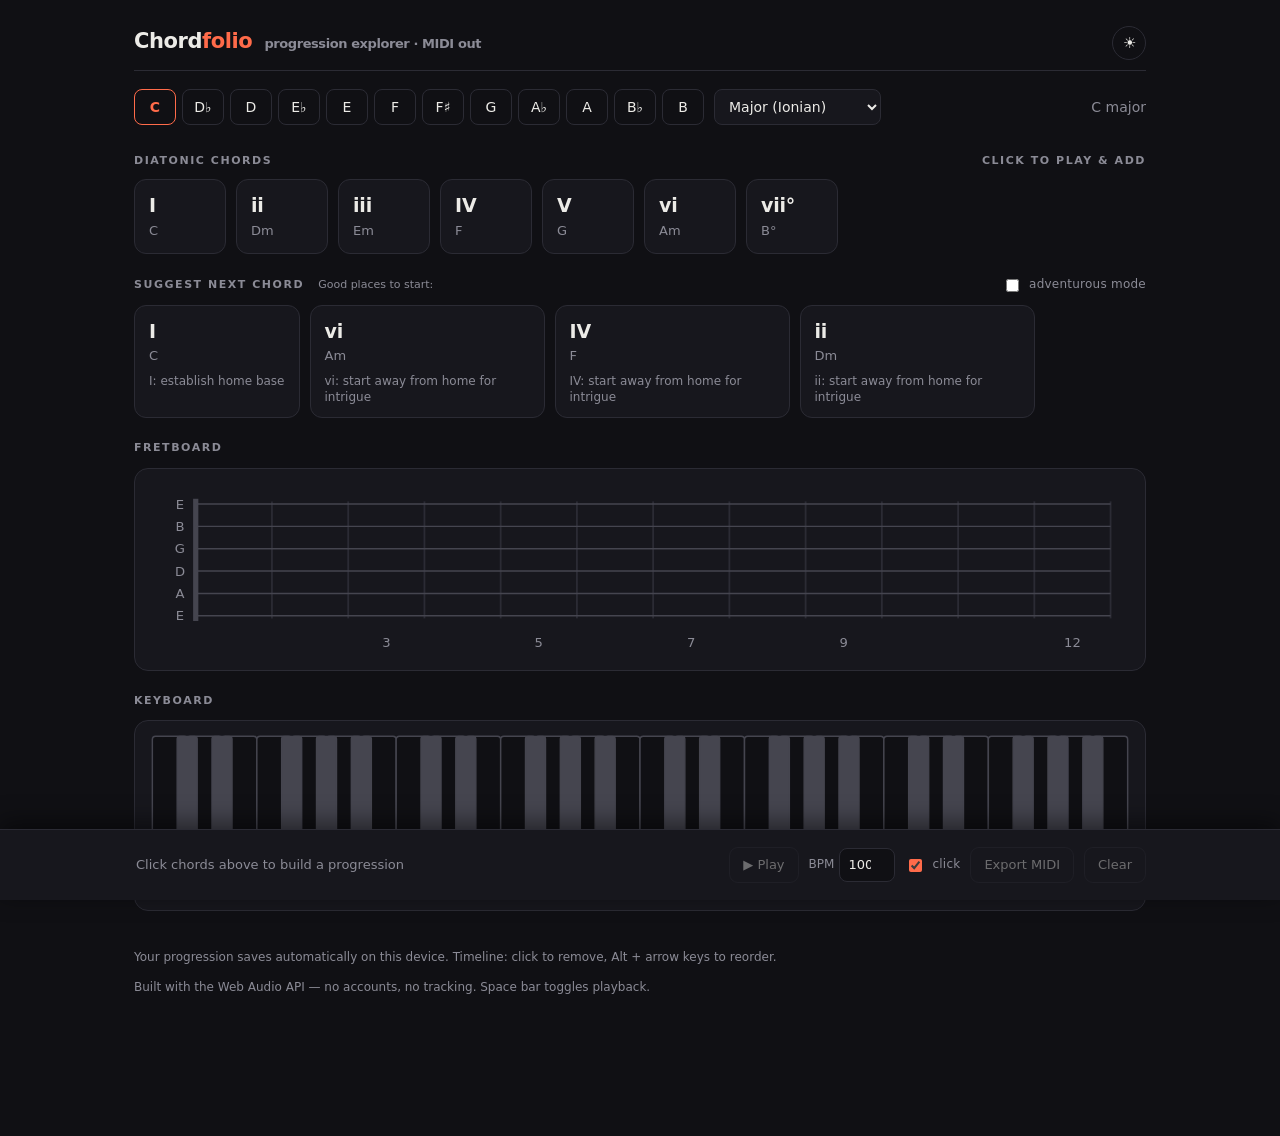
<file: index.html>
<!DOCTYPE html>
<html lang="en" data-theme="dark">
<head>
  <meta charset="UTF-8">
  <meta name="viewport" content="width=device-width, initial-scale=1.0">
  <title>Chordfolio — chord progression explorer</title>
  <meta name="description" content="Explore keys, build chord progressions, hear them looped, and export MIDI straight into your DAW. No signup.">
  <link rel="stylesheet" href="css/style.css">
</head>
<body>
  <div class="wrap">
    <header>
      <div>
        <h1>Chord<span class="accent">folio</span><span class="tagline">progression explorer · MIDI out</span></h1>
      </div>
      <button id="btn-theme" title="Toggle light/dark" aria-label="Toggle light and dark theme">☀</button>
    </header>

    <section class="key-bar" aria-label="Key selector">
      <div class="tonic-row" id="tonics"></div>
      <select id="mode-select" aria-label="Mode"></select>
      <span id="key-name"></span>
    </section>

    <div class="section-title">Diatonic chords <span class="spacer"></span> click to play &amp; add</div>
    <section class="card-row" id="chords" aria-label="Diatonic chords"></section>

    <div class="section-title">
      Suggest next chord
      <span id="suggest-hint"></span>
      <span class="spacer"></span>
      <label class="toggle"><input type="checkbox" id="adventurous"> adventurous mode</label>
    </div>
    <section class="card-row" id="suggestions" aria-label="Suggested next chords"></section>

    <div class="section-title">Fretboard</div>
    <div class="instrument" id="fretboard"></div>

    <div class="section-title">Keyboard</div>
    <div class="instrument" id="piano"></div>

    <footer class="credits">
      <p id="status" role="status">Your progression saves automatically on this device. Timeline: click to remove, Alt + arrow keys to reorder.</p>
      Built with the Web Audio API — no accounts, no tracking. Space bar toggles playback.
    </footer>
  </div>

  <div class="timeline-bar">
    <div class="timeline-inner">
      <div id="timeline" aria-label="Progression timeline"></div>
      <div class="transport">
        <button id="btn-play" disabled>▶ Play</button>
        <label class="bpm-field">BPM <input type="number" id="bpm" min="40" max="220" step="1"></label>
        <label class="toggle"><input type="checkbox" id="metronome"> click</label>
        <button id="btn-export" disabled>Export MIDI</button>
        <button id="btn-clear" disabled>Clear</button>
      </div>
    </div>
  </div>

  <script src="js/theory.js"></script>
  <script src="js/audio.js"></script>
  <script src="js/suggest.js"></script>
  <script src="js/midi.js"></script>
  <script src="js/piano.js"></script>
  <script src="js/fretboard.js"></script>
  <script src="js/app.js"></script>
</body>
</html>
</file>
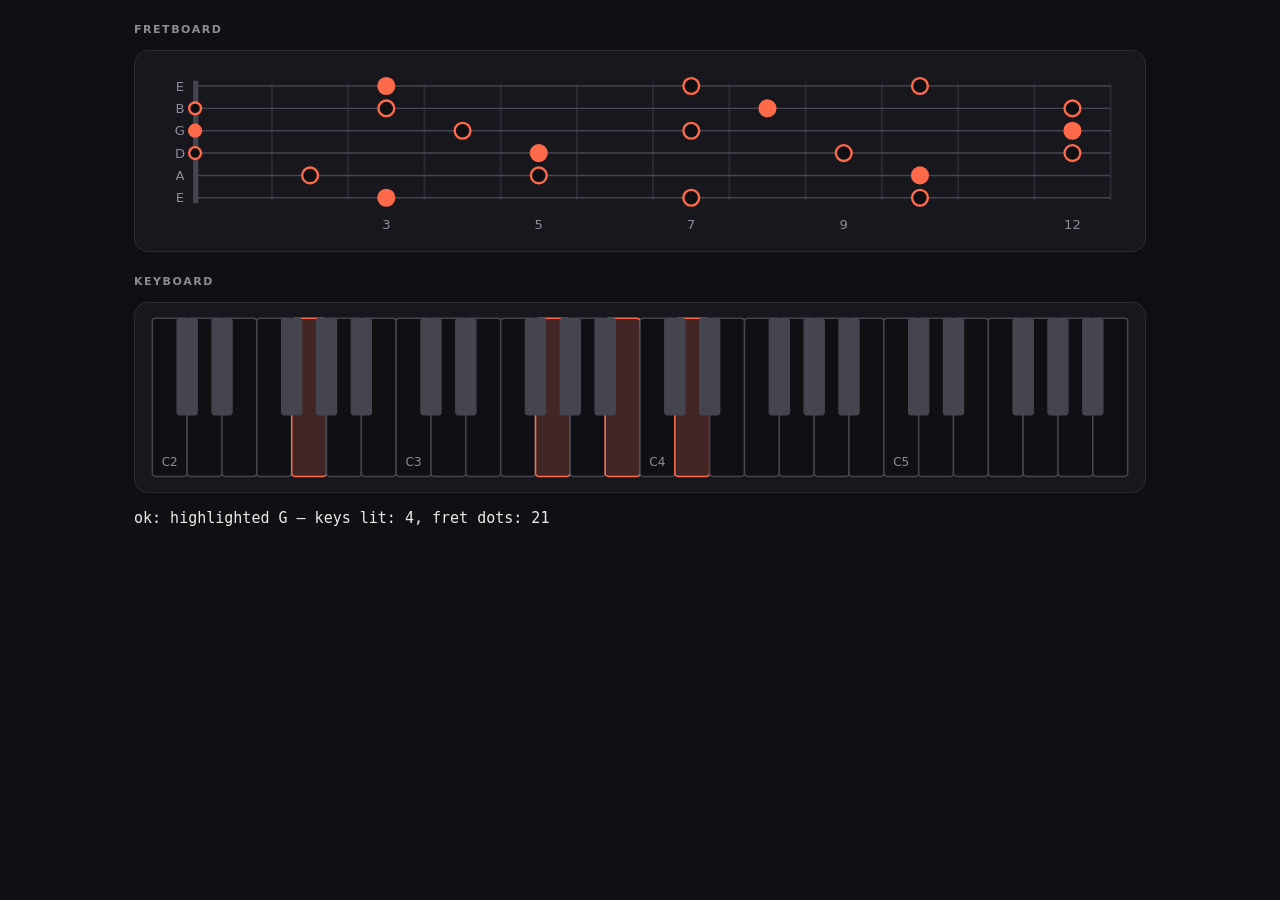
<file: test/instruments.html>
<!DOCTYPE html>
<html lang="en" data-theme="dark">
<head>
  <meta charset="UTF-8">
  <title>instrument render test</title>
  <link rel="stylesheet" href="../css/style.css">
  <style>body { padding-bottom: 0; }</style>
</head>
<body>
  <div class="wrap">
    <div class="section-title">Fretboard</div>
    <div class="instrument" id="fretboard"></div>
    <div class="section-title">Keyboard</div>
    <div class="instrument" id="piano"></div>
    <pre id="status">pending</pre>
  </div>
  <script src="../js/theory.js"></script>
  <script src="../js/piano.js"></script>
  <script src="../js/fretboard.js"></script>
  <script>
    try {
      const p = Piano.create(document.getElementById('piano'), () => {});
      const f = Fretboard.create(document.getElementById('fretboard'));
      const key = Theory.getKey(0, 'major');
      const chord = Theory.diatonicChords(key)[4]; // G major
      p.pulse(chord.midi);
      f.pulse(chord.pcs, chord.rootPc);
      document.getElementById('status').textContent =
        'ok: highlighted ' + chord.symbol + ' — keys lit: ' +
        document.querySelectorAll('.pk-white.lit, .pk-black.lit').length +
        ', fret dots: ' +
        Array.from(document.querySelectorAll('.fb-dot')).filter(d => d.style.display !== 'none').length;
    } catch (e) {
      document.getElementById('status').textContent = 'ERROR: ' + e.message;
    }
  </script>
</body>
</html>
</file>
<file: css/style.css>
/* Chordfolio — editorial line-art UI. One accent color; dark default. */
:root {
  --accent: #ff6b4a;
  --accent-soft: rgba(255, 107, 74, 0.18);
}
:root[data-theme='dark'] {
  --bg: #101014;
  --panel: #17171d;
  --line: #2b2b34;
  --line-strong: #45454f;
  --ink: #ecebe7;
  --ink-dim: #8b8b96;
  --key-white: #101014;
  --shadow: rgba(0, 0, 0, 0.5);
}
:root[data-theme='light'] {
  --bg: #faf9f6;
  --panel: #ffffff;
  --line: #dcdad4;
  --line-strong: #b4b2ab;
  --ink: #1c1c20;
  --ink-dim: #77767e;
  --key-white: #faf9f6;
  --shadow: rgba(30, 30, 40, 0.12);
}

* { box-sizing: border-box; }
html, body { margin: 0; }
body {
  background: var(--bg);
  color: var(--ink);
  font-family: 'Inter', 'Segoe UI', system-ui, -apple-system, sans-serif;
  font-size: 15px;
  line-height: 1.45;
  padding-bottom: 130px; /* room for the sticky timeline */
}

.wrap { max-width: 1060px; margin: 0 auto; padding: 0 24px; }

/* ---------- header ---------- */
header {
  display: flex;
  align-items: baseline;
  justify-content: space-between;
  padding: 26px 0 10px;
  border-bottom: 1px solid var(--line);
}
h1 {
  font-size: 21px;
  font-weight: 650;
  letter-spacing: -0.02em;
  margin: 0;
}
h1 .accent { color: var(--accent); }
.tagline { color: var(--ink-dim); font-size: 13px; margin-left: 12px; }
#btn-theme {
  background: none;
  border: 1px solid var(--line);
  border-radius: 999px;
  color: var(--ink);
  width: 34px; height: 34px;
  font-size: 15px;
  cursor: pointer;
}
#btn-theme:hover { border-color: var(--accent); color: var(--accent); }

/* ---------- key selector ---------- */
.key-bar {
  display: flex;
  flex-wrap: wrap;
  align-items: center;
  gap: 10px;
  padding: 18px 0 6px;
}
.tonic-row { display: flex; flex-wrap: wrap; gap: 6px; }
.tonic-btn {
  min-width: 42px;
  padding: 7px 9px;
  background: none;
  border: 1px solid var(--line);
  border-radius: 8px;
  color: var(--ink);
  font: inherit;
  font-size: 14px;
  cursor: pointer;
  transition: border-color 0.15s, color 0.15s;
}
.tonic-btn:hover { border-color: var(--accent); }
.tonic-btn.active {
  border-color: var(--accent);
  color: var(--accent);
  font-weight: 650;
}
#mode-select {
  background: var(--panel);
  color: var(--ink);
  border: 1px solid var(--line);
  border-radius: 8px;
  padding: 8px 10px;
  font: inherit;
  font-size: 14px;
  cursor: pointer;
}
#key-name { font-size: 14px; color: var(--ink-dim); margin-left: auto; }

/* ---------- section titles ---------- */
.section-title {
  font-size: 11px;
  font-weight: 650;
  text-transform: uppercase;
  letter-spacing: 0.14em;
  color: var(--ink-dim);
  margin: 22px 0 10px;
  display: flex;
  align-items: center;
  gap: 14px;
}
.section-title .spacer { flex: 1; }

/* ---------- chord cards ---------- */
.card-row { display: flex; flex-wrap: wrap; gap: 10px; }
.chord-card {
  display: flex;
  flex-direction: column;
  align-items: flex-start;
  gap: 2px;
  min-width: 92px;
  padding: 12px 14px;
  background: var(--panel);
  border: 1px solid var(--line);
  border-radius: 12px;
  color: var(--ink);
  font: inherit;
  cursor: pointer;
  text-align: left;
  transition: border-color 0.15s, transform 0.1s, box-shadow 0.15s;
}
.chord-card:hover {
  border-color: var(--accent);
  transform: translateY(-1px);
  box-shadow: 0 4px 14px var(--shadow);
}
.chord-card.played { border-color: var(--accent); box-shadow: 0 0 0 3px var(--accent-soft); }
.card-roman { font-size: 19px; font-weight: 650; letter-spacing: -0.01em; }
.card-symbol { font-size: 13px; color: var(--ink-dim); }
.chord-card.suggestion { max-width: 235px; }
.card-why { font-size: 12px; color: var(--ink-dim); margin-top: 5px; line-height: 1.35; }
.chord-card.spicy .card-roman::after {
  content: '◆';
  font-size: 9px;
  color: var(--accent);
  vertical-align: super;
  margin-left: 5px;
}
.toggle {
  display: inline-flex;
  align-items: center;
  gap: 7px;
  font-size: 12px;
  letter-spacing: 0.02em;
  text-transform: none;
  font-weight: 500;
  color: var(--ink-dim);
  cursor: pointer;
}
.toggle input { accent-color: var(--accent); cursor: pointer; }
#suggest-hint { text-transform: none; letter-spacing: 0; font-weight: 500; }

/* ---------- instruments ---------- */
.instrument {
  background: var(--panel);
  border: 1px solid var(--line);
  border-radius: 14px;
  padding: 14px 16px;
  margin-top: 12px;
}
.fret-svg, .piano-svg { display: block; width: 100%; height: auto; }

/* fretboard line-art */
.fb-nut { stroke: var(--line-strong); stroke-width: 4; }
.fb-fret { stroke: var(--line); stroke-width: 1.4; }
.fb-string { stroke: var(--line-strong); stroke-width: 1.1; }
.fb-label, .fb-marker-num {
  fill: var(--ink-dim);
  font-size: 10px;
  font-family: inherit;
  text-anchor: middle;
}
.fb-dot {
  fill: var(--bg);
  stroke: var(--accent);
  stroke-width: 1.8;
}
.fb-dot.root { fill: var(--accent); }

/* piano line-art */
.pk-white {
  fill: var(--key-white);
  stroke: var(--line-strong);
  stroke-width: 1.1;
  cursor: pointer;
}
.pk-black {
  fill: var(--line-strong);
  stroke: var(--line-strong);
  stroke-width: 1;
  cursor: pointer;
}
.pk-label { fill: var(--ink-dim); font-size: 9px; font-family: inherit; text-anchor: middle; pointer-events: none; }
.pk-white.lit { fill: var(--accent-soft); stroke: var(--accent); }
.pk-black.lit { fill: var(--accent); stroke: var(--accent); }

/* playing pulse — soft animated opacity/scale on the lit note */
@keyframes pulse {
  0% { opacity: 1; }
  50% { opacity: 0.45; }
  100% { opacity: 1; }
}
.pulse { animation: pulse 0.9s ease-in-out infinite; }

/* ---------- timeline (sticky bottom bar) ---------- */
.timeline-bar {
  position: fixed;
  left: 0; right: 0; bottom: 0;
  background: var(--panel);
  border-top: 1px solid var(--line);
  box-shadow: 0 -6px 24px var(--shadow);
  padding: 12px 0;
  z-index: 10;
}
.timeline-inner {
  max-width: 1060px;
  margin: 0 auto;
  padding: 0 24px;
  display: flex;
  align-items: center;
  gap: 14px;
}
#timeline {
  display: flex;
  gap: 8px;
  flex: 1;
  overflow-x: auto;
  padding: 3px 2px;
  min-height: 46px;
  align-items: center;
}
.timeline-empty { color: var(--ink-dim); font-size: 13px; }
.chip {
  display: inline-flex;
  align-items: baseline;
  gap: 6px;
  padding: 8px 12px;
  border: 1px solid var(--line);
  border-radius: 10px;
  background: var(--bg);
  cursor: grab;
  user-select: none;
  white-space: nowrap;
  transition: border-color 0.15s;
}
.chip:hover { border-color: var(--accent); }
.chip:hover .chip-x { opacity: 1; }
.chip-roman { font-weight: 650; font-size: 15px; }
.chip-symbol { font-size: 12px; color: var(--ink-dim); }
.chip-x { font-size: 12px; color: var(--accent); opacity: 0; transition: opacity 0.15s; }
.chip.dragging { opacity: 0.4; }
.chip.drag-over { border-color: var(--accent); box-shadow: 0 0 0 2px var(--accent-soft); }
.chip.active {
  border-color: var(--accent);
  box-shadow: 0 0 0 3px var(--accent-soft);
  animation: pulse 0.9s ease-in-out infinite;
}

.transport { display: flex; align-items: center; gap: 10px; flex-shrink: 0; }
.transport button {
  background: none;
  border: 1px solid var(--line);
  border-radius: 9px;
  color: var(--ink);
  font: inherit;
  font-size: 13px;
  padding: 8px 13px;
  cursor: pointer;
  transition: border-color 0.15s, color 0.15s;
}
.transport button:hover:not(:disabled) { border-color: var(--accent); color: var(--accent); }
.transport button:disabled { opacity: 0.4; cursor: default; }
#btn-play.playing { border-color: var(--accent); color: var(--accent); }
.bpm-field { display: inline-flex; align-items: center; gap: 5px; font-size: 12px; color: var(--ink-dim); }
#bpm {
  width: 56px;
  background: var(--bg);
  border: 1px solid var(--line);
  border-radius: 8px;
  color: var(--ink);
  font: inherit;
  font-size: 13px;
  padding: 7px 8px;
}

footer.credits {
  color: var(--ink-dim);
  font-size: 12px;
  padding: 26px 0 10px;
}

@media (max-width: 760px) {
  .timeline-inner { flex-direction: column; align-items: stretch; }
  #key-name { display: none; }
  body { padding-bottom: 190px; }
}

/* Keyboard and small-screen accessibility. */
.chip { color: var(--ink); font: inherit; }
:focus-visible { outline: 2px solid var(--accent); outline-offset: 4px; }
.transport { flex-wrap: wrap; }
@media (prefers-reduced-motion: reduce) { *, *::before, *::after { animation: none !important; transition: none !important; } }
</file>
